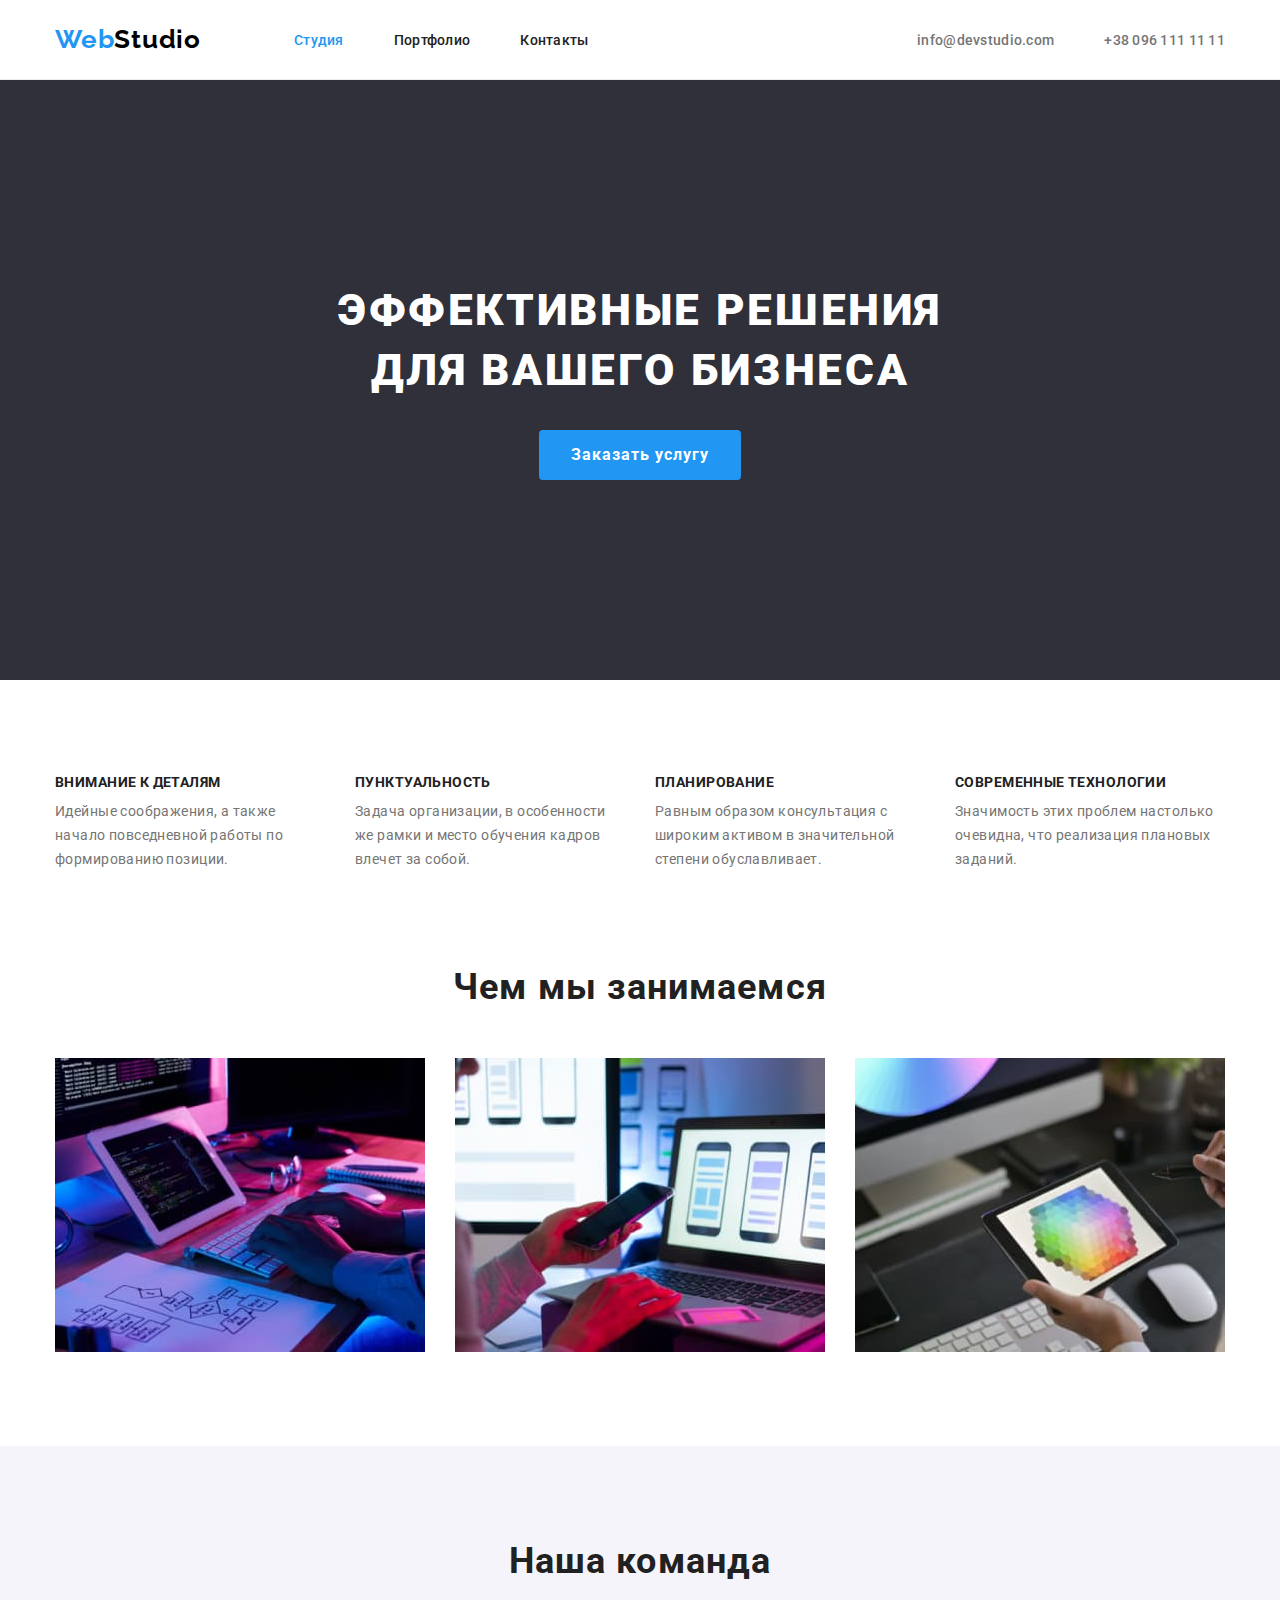
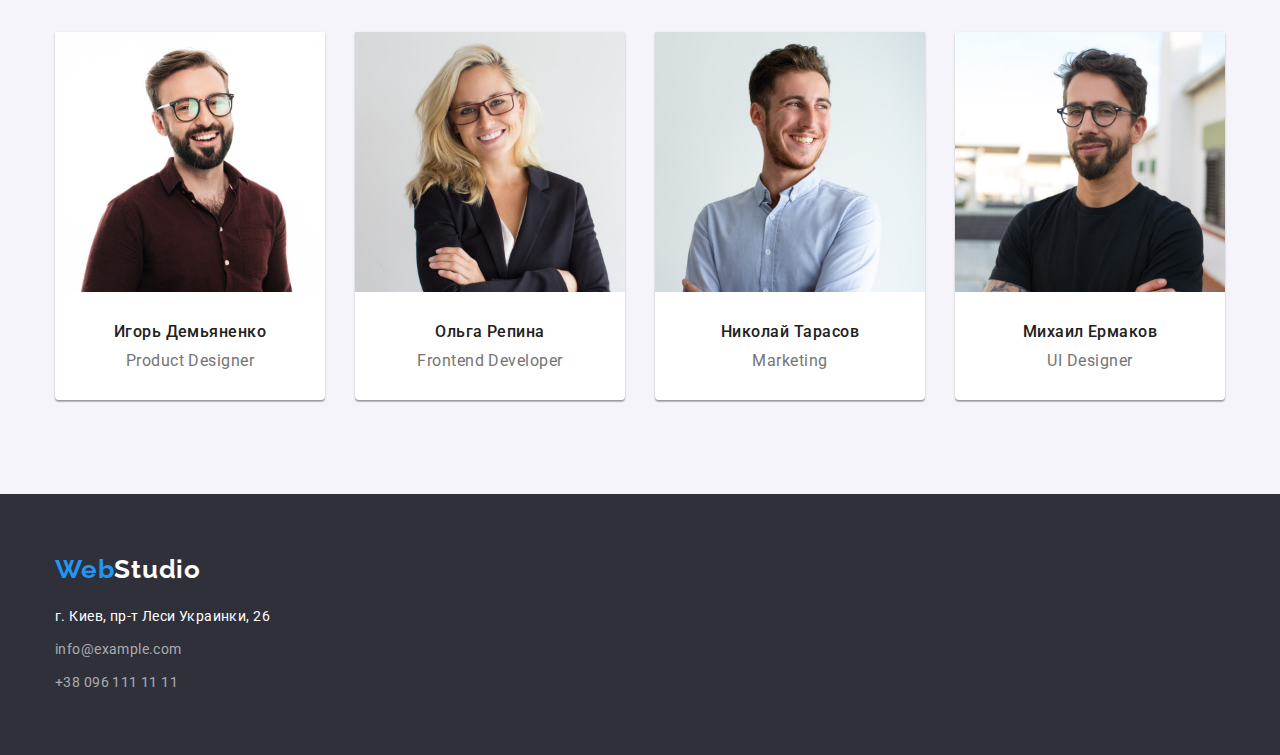
<file: index.html>
<!DOCTYPE html>
<html lang="ru">
    <head>
        <meta charset="UTF-8" />
        <meta http-equiv="X-UA-Compatible" content="IE=edge" />
        <meta name="viewport" content="width=device-width, initial-scale=1.0" />
        <title>Студия</title>
        <link rel="preconnect" href="https://fonts.gstatic.com" />
        <link
            href="https://fonts.googleapis.com/css2?family=Raleway:wght@700&family=Roboto:wght@400;500;700;900&display=swap"
            rel="stylesheet"
        />
        <link
            rel="stylesheet"
            href="https://cdnjs.cloudflare.com/ajax/libs/modern-normalize/1.0.0/modern-normalize.min.css"
        />
        <link rel="stylesheet" href="./css/styles.css" />
    </head>

    <body>
        <header class="header">
            <div class="container">
                <nav class="navigation">
                    <a href="/" class="logo">Web<span class="studio">Studio</span></a>
                    <ul class="site-nav">
                        <li class="site-nav-item">
                            <a href="./index.html" class="link current">Студия</a>
                        </li>
                        <li class="site-nav-item">
                            <a href="./portfolio.html" class="link">Портфолио</a>
                        </li>
                        <li class="site-nav-item"><a href="#" class="link">Контакты</a></li>
                    </ul>
                </nav>
                <ul class="contacts">
                    <li class="contacts-item">
                        <a href="mailto:info@devstudio.com" class="link">info@devstudio.com</a>
                    </li>
                    <li class="contacts-item">
                        <a href="tel:+380961111111" class="link">+38 096 111 11 11</a>
                    </li>
                </ul>
            </div>
        </header>

        <main>
            <section class="section hero">
                <div class="container">
                    <h1 class="title">Эффективные решения для вашего бизнеса</h1>
                    <button type="button" class="button">Заказать услугу</button>
                </div>
            </section>
            <section class="section advantages">
                <div class="container">
                    <h2 class="advantages-title">Главные преимущества</h2>
                    <ul class="advantages-list">
                        <li class="advantages-list-item">
                            <h3 class="title">Внимание к деталям</h3>
                            <p class="content">
                                Идейные соображения, а также начало повседневной работы по
                                формированию позиции.
                            </p>
                        </li>
                        <li class="advantages-list-item">
                            <h3 class="title">Пунктуальность</h3>
                            <p class="content">
                                Задача организации, в особенности же рамки и место обучения кадров
                                влечет за собой.
                            </p>
                        </li>
                        <li class="advantages-list-item">
                            <h3 class="title">Планирование</h3>
                            <p class="content">
                                Равным образом консультация с широким активом в значительной степени
                                обуславливает.
                            </p>
                        </li>
                        <li class="advantages-list-item">
                            <h3 class="title">Современные технологии</h3>
                            <p class="content">
                                Значимость этих проблем настолько очевидна, что реализация плановых
                                заданий.
                            </p>
                        </li>
                    </ul>
                </div>
            </section>
            <section class="section activities">
                <div class="container">
                    <h2 class="activities-title">Чем мы занимаемся</h2>
                    <ul class="activities-list">
                        <li class="activities-list-item">
                            <img
                                class="activities-list-item-img"
                                src="./images/boxone.jpg"
                                width="370"
                                alt="рабочий стол с планшетом"
                            />
                        </li>
                        <li class="activities-list-item">
                            <img
                                class="activities-list-item-img"
                                src="./images/boxtwo.jpg"
                                width="370"
                                alt="ноутбук и смартфон"
                            />
                        </li>
                        <li class="activities-list-item">
                            <img
                                class="activities-list-item-img"
                                src="./images/boxthree.jpg"
                                width="370"
                                alt="планшет и градиент"
                                class="activities-list-item-img"
                            />
                        </li>
                    </ul>
                </div>
            </section>
            <section class="section team">
                <div class="container">
                    <h2 class="team-title">Наша команда</h2>
                    <ul class="team-list">
                        <li class="team-list-item">
                            <img
                                class="team-list-item-img"
                                src="./images/igor.jpg"
                                width="270"
                                alt="продуктовый дизайнер Игорь"
                            />
                            <h3 class="title">Игорь Демьяненко</h3>
                            <p class="content">Product Designer</p>
                        </li>
                        <li class="team-list-item">
                            <img
                                class="team-list-item-img"
                                src="./images/olga.jpg"
                                width="270"
                                alt="фронтенд Ольга"
                            />
                            <h3 class="title">Ольга Репина</h3>
                            <p class="content">Frontend Developer</p>
                        </li>
                        <li class="team-list-item">
                            <img
                                class="team-list-item-img"
                                src="./images/nikolai.jpg"
                                width="270"
                                alt="маркетолог Николай"
                            />
                            <h3 class="title">Николай Тарасов</h3>
                            <p class="content">Marketing</p>
                        </li>
                        <li class="team-list-item">
                            <img
                                class="team-list-item-img"
                                src="./images/mihail.jpg"
                                width="270"
                                alt="юи дизайнер Михаил"
                            />
                            <h3 class="title">Михаил Ермаков</h3>
                            <p class="content">UI Designer</p>
                        </li>
                    </ul>
                </div>
            </section>
        </main>

        <footer class="footer">
            <div class="container">
                <a href="/" class="logo">Web<span class="studio">Studio</span></a>
                <address class="address">
                    <ul class="address-list">
                        <li class="address-list-item">
                            <a href="#" class="map">г. Киев, пр-т Леси Украинки, 26</a>
                        </li>
                        <li class="address-list-item">
                            <a href="mailto:info@example.com" class="link">info@example.com</a>
                        </li>
                        <li class="address-list-item">
                            <a href="tel:+380961111111" class="link">+38 096 111 11 11</a>
                        </li>
                    </ul>
                </address>
            </div>
        </footer>
    </body>
</html>
</file>
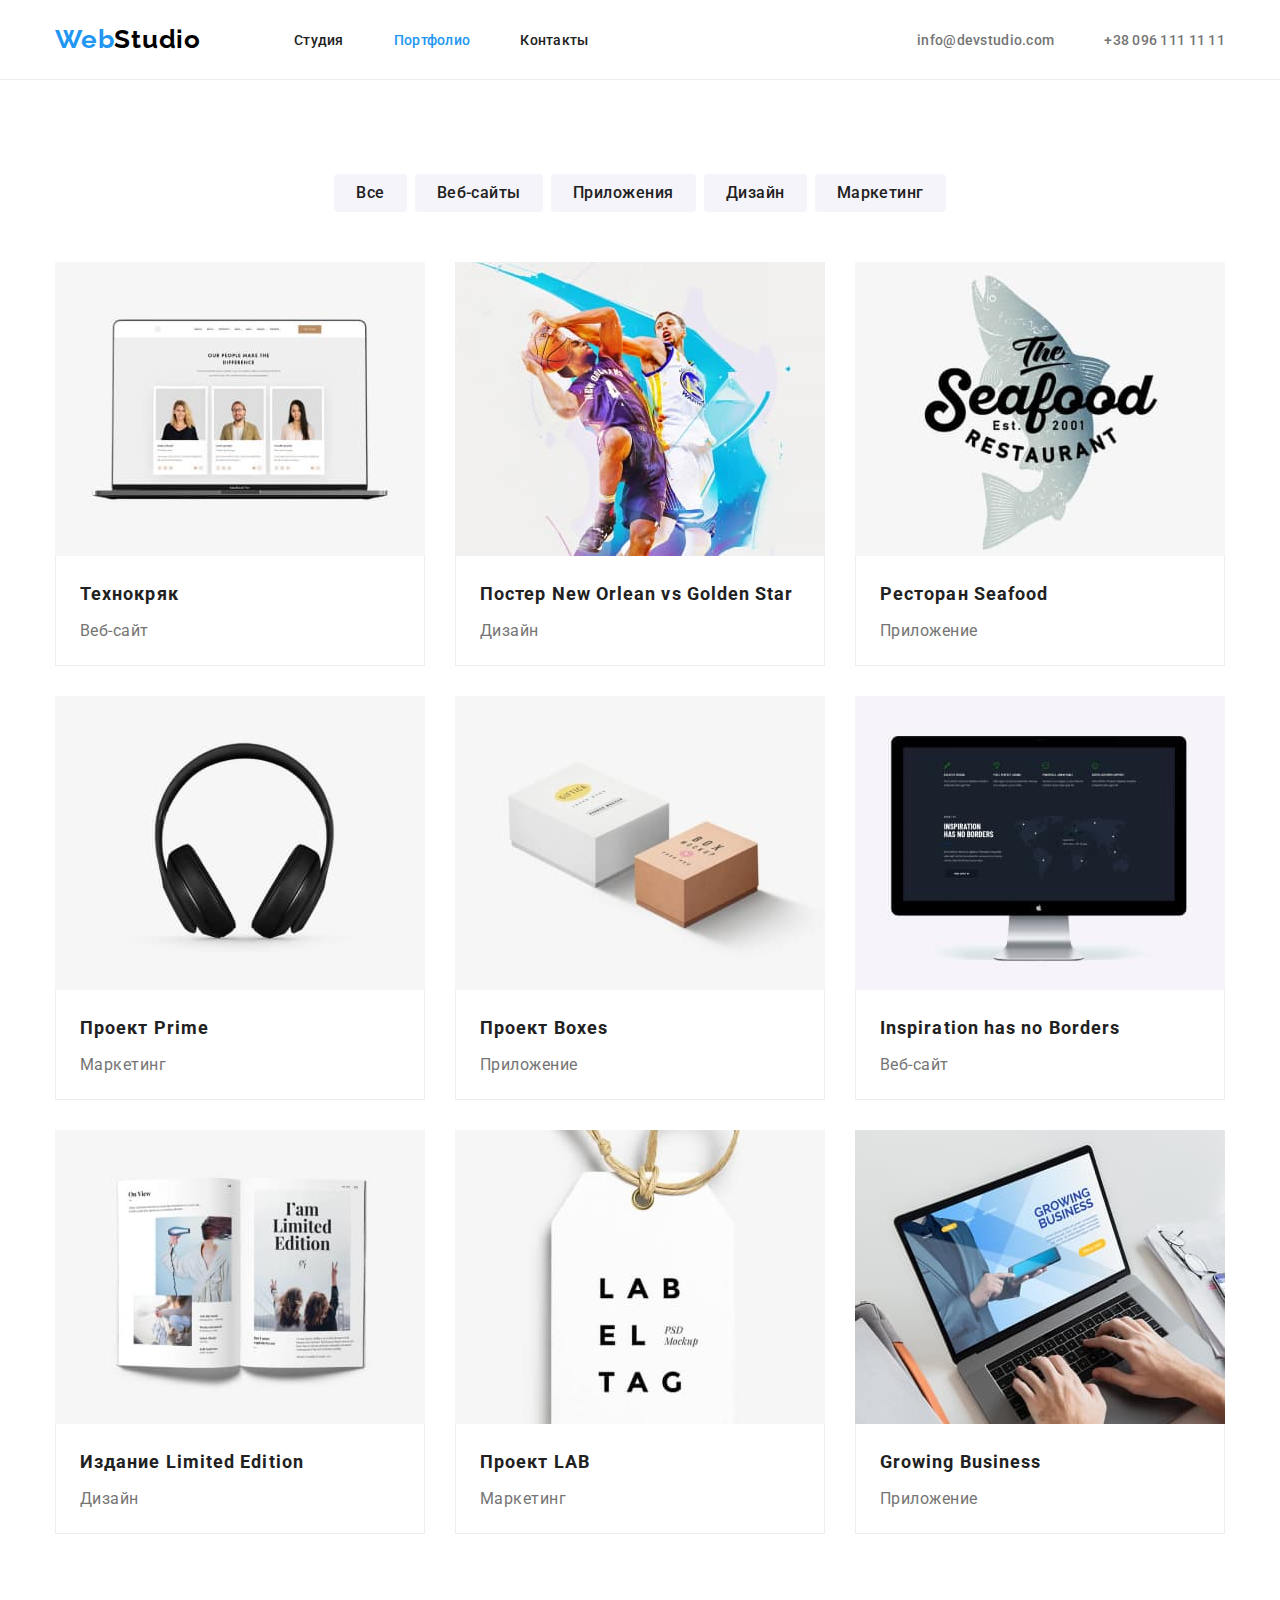
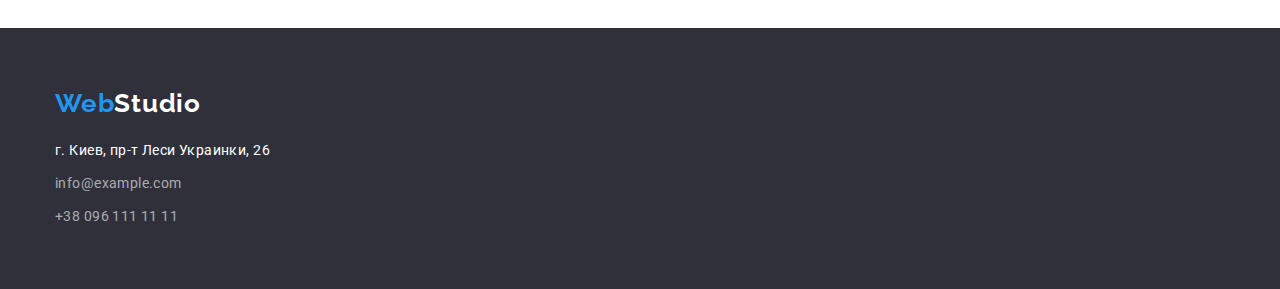
<file: portfolio.html>
<!DOCTYPE html>
<html lang="ru">
    <head>
        <meta charset="UTF-8" />
        <meta http-equiv="X-UA-Compatible" content="IE=edge" />
        <meta name="viewport" content="width=device-width, initial-scale=1.0" />
        <title>Портфолио</title>
        <link rel="preconnect" href="https://fonts.gstatic.com" />
        <link
            href="https://fonts.googleapis.com/css2?family=Raleway:wght@700&family=Roboto:wght@400;500;700;900&display=swap"
            rel="stylesheet"
        />
        <link
            rel="stylesheet"
            href="https://cdnjs.cloudflare.com/ajax/libs/modern-normalize/1.0.0/modern-normalize.min.css"
        />
        <link rel="stylesheet" href="./css/styles.css" />
    </head>

    <body>
        <header class="header">
            <div class="container">
                <nav class="navigation">
                    <a href="/" class="logo">Web<span class="studio">Studio</span></a>
                    <ul class="site-nav">
                        <li class="site-nav-item">
                            <a href="./index.html" class="link">Студия</a>
                        </li>
                        <li class="site-nav-item">
                            <a href="./portfolio.html" class="link current">Портфолио</a>
                        </li>
                        <li class="site-nav-item"><a href="#" class="link">Контакты</a></li>
                    </ul>
                </nav>
                <ul class="contacts">
                    <li class="contacts-item">
                        <a href="mailto:info@devstudio.com" class="link">info@devstudio.com</a>
                    </li>
                    <li class="contacts-item">
                        <a href="tel:+380961111111" class="link">+38 096 111 11 11</a>
                    </li>
                </ul>
            </div>
        </header>

        <main>
            <h1 class="portfolio-title">портфолио компании</h1>
            <section class="section">
                <div class="container">
                    <h2 class="filter-title">фильтр и проекты</h2>
                    <ul class="filter-button-list">
                        <li class="filter-button-list-item">
                            <button type="button" class="button">Все</button>
                        </li>
                        <li class="filter-button-list-item">
                            <button type="button" class="button">Веб-сайты</button>
                        </li>
                        <li class="filter-button-list-item">
                            <button type="button" class="button">Приложения</button>
                        </li>
                        <li class="filter-button-list-item">
                            <button type="button" class="button">Дизайн</button>
                        </li>
                        <li class="filter-button-list-item">
                            <button type="button" class="button">Маркетинг</button>
                        </li>
                    </ul>

                    <ul class="examples-list">
                        <li class="examples-list-item">
                            <article class="examples-card">
                                <div class="examples-card-pic">
                                    <img src="./images/technokriak.jpg" width="370" alt="ноутбук" />
                                </div>

                                <div class="examples-card-content">
                                    <h3 class="title">Технокряк</h3>
                                    <p class="content">Веб-сайт</p>
                                </div>
                            </article>
                        </li>
                        <li class="examples-list-item">
                            <article class="examples-card">
                                <div class="examples-card-pic">
                                    <img
                                        src="./images/poster.jpg"
                                        width="370"
                                        alt="баскетболисты"
                                    />
                                </div>

                                <div class="examples-card-content">
                                    <h3 class="title">Постер New Orlean vs Golden Star</h3>
                                    <p class="content">Дизайн</p>
                                </div>
                            </article>
                        </li>
                        <li class="examples-list-item">
                            <article class="examples-card">
                                <div class="examples-card-pic">
                                    <img
                                        src="./images/seafood.jpg"
                                        width="370"
                                        alt="лого ресторана"
                                    />
                                </div>

                                <div class="examples-card-content">
                                    <h3 class="title">Ресторан Seafood</h3>
                                    <p class="content">Приложение</p>
                                </div>
                            </article>
                        </li>
                        <li class="examples-list-item">
                            <article class="examples-card">
                                <div class="examples-card-pic">
                                    <img src="./images/prime.jpg" width="370" alt="наушники" />
                                </div>

                                <div class="examples-card-content">
                                    <h3 class="title">Проект Prime</h3>
                                    <p class="content">Маркетинг</p>
                                </div>
                            </article>
                        </li>
                        <li class="examples-list-item">
                            <article class="examples-card">
                                <div class="examples-card-pic">
                                    <img src="./images/boxes.jpg" width="370" alt="коробки" />
                                </div>

                                <div class="examples-card-content">
                                    <h3 class="title">Проект Boxes</h3>
                                    <p class="content">Приложение</p>
                                </div>
                            </article>
                        </li>
                        <li class="examples-list-item">
                            <article class="examples-card">
                                <div class="examples-card-pic">
                                    <img src="./images/noborders.jpg" width="370" alt="монитор" />
                                </div>

                                <div class="examples-card-content">
                                    <h3 class="title">Inspiration has no Borders</h3>
                                    <p class="content">Веб-сайт</p>
                                </div>
                            </article>
                        </li>
                        <li class="examples-list-item">
                            <article class="examples-card">
                                <div class="examples-card-pic">
                                    <img src="./images/limiteded.jpg" width="370" alt="книжка" />
                                </div>

                                <div class="examples-card-content">
                                    <h3 class="title">Издание Limited Edition</h3>
                                    <p class="content">Дизайн</p>
                                </div>
                            </article>
                        </li>
                        <li class="examples-list-item">
                            <article class="examples-card">
                                <div class="examples-card-pic">
                                    <img src="./images/lab.jpg" width="370" alt="бирка" />
                                </div>

                                <div class="examples-card-content">
                                    <h3 class="title">Проект LAB</h3>
                                    <p class="content">Маркетинг</p>
                                </div>
                            </article>
                        </li>
                        <li class="examples-list-item">
                            <article class="examples-card">
                                <div class="examples-card-pic">
                                    <img
                                        src="./images/growingb.jpg"
                                        width="370"
                                        alt="работа с ноутбуком"
                                    />
                                </div>

                                <div class="examples-card-content">
                                    <h3 class="title">Growing Business</h3>
                                    <p class="content">Приложение</p>
                                </div>
                            </article>
                        </li>
                    </ul>
                </div>
            </section>
        </main>

        <footer class="footer">
            <div class="container">
                <a href="/" class="logo">Web<span class="studio">Studio</span></a>
                <address class="address">
                    <ul class="address-list">
                        <li class="address-list-item">
                            <a href="#" class="map">г. Киев, пр-т Леси Украинки, 26</a>
                        </li>
                        <li class="address-list-item">
                            <a href="mailto:info@example.com" class="link">info@example.com</a>
                        </li>
                        <li class="address-list-item">
                            <a href="tel:+380961111111" class="link">+38 096 111 11 11</a>
                        </li>
                    </ul>
                </address>
            </div>
        </footer>
    </body>
</html>
</file>
<file: css/styles.css>
:root {
    --primary-text-color: #212121;
    --secondary-text-color: #757575;
    --third-color: #ffffff;
    --focus-color: #2196f3;
    --hero-bcg: #2f303a;
    --footer-bcg: #2f303a;
    --studio-text-color: #000000;
    --contacts-text-color: #757575;
    --footer-contact: rgba(255, 255, 255, 0.6);
    --filter-button-color: #f5f4fa;
    --examples-card-border: #eeeeee;
}

/* глобальные стили */
body {
    font-family: 'Roboto', sans-serif;
    font-style: normal;
    color: var(--primary-text-color);
    background-color: var(--third-color);
}

ul,
p,
h1,
h2,
h3 {
    margin: 0;
    padding: 0;
    list-style: none;
}

.container {
    width: 1200px;
    margin: 0 auto;
    padding: 0 15px;
    /* outline: 1px solid red; */
}

.section {
    padding-top: 94px;
    padding-bottom: 94px;
}
/* глобальные стили */

/* стили для header */
.header {
    border-bottom: 1px solid #ececec;
}

.header .container {
    display: flex;
    justify-content: space-between;
    align-items: center;
}

.navigation {
    display: flex;
}

.logo {
    display: block;
    font-family: Raleway;
    font-style: normal;
    font-weight: bold;
    font-size: 26px;
    line-height: 1.192;
    letter-spacing: 0.03em;
    color: var(--focus-color);
    text-decoration: none;
}

.header .logo {
    padding-top: 24px;
    padding-bottom: 24px;
    margin-right: 93px;
}

.header .studio {
    color: var(--studio-text-color);
}

.site-nav {
    display: flex;
}

.site-nav .link {
    display: block;
    font-weight: 500;
    font-size: 14px;
    line-height: 1.143;
    letter-spacing: 0.02em;
    color: var(--primary-text-color);
    text-decoration: none;
    padding-top: 32px;
    padding-bottom: 31px;
}

.site-nav-item:not(:last-child) {
    margin-right: 50px;
}

.site-nav .current {
    color: var(--focus-color);
}

.site-nav .link:hover,
.site-nav .link:focus {
    color: var(--focus-color);
}

.contacts {
    display: flex;
    align-items: center;
}

.contacts-item:not(:last-child) {
    margin-right: 50px;
}

.contacts .link {
    display: block;
    font-weight: 500;
    font-size: 14px;
    line-height: 1.143;
    letter-spacing: 0.02em;
    color: var(--contacts-text-color);
    text-decoration: none;
    padding-top: 32px;
    padding-bottom: 31px;
}

.contacts .link:hover,
.contacts .link:focus {
    color: var(--focus-color);
}
/* стили для header */

/* стили для footer */
.footer {
    background-color: var(--footer-bcg);
    padding-top: 60px;
    padding-bottom: 60px;
}

.footer .studio {
    color: var(--third-color);
}

.footer .logo {
    display: inline-block;
    margin-bottom: 20px;
}

.address {
    font-style: normal;
    font-weight: normal;
    font-size: 14px;
    line-height: 1.714;
    letter-spacing: 0.03em;
}

.address-list-item .map {
    color: var(--third-color);
    text-decoration: none;
}

.address-list-item .map:hover,
.address-list-item .map:focus {
    color: var(--focus-color);
}

.address-list-item .link {
    color: var(--footer-contact);
    text-decoration: none;
}

.address-list-item .link:hover,
.address-list-item .link:focus {
    color: var(--focus-color);
}

.address-list-item:not(:last-child) {
    margin-bottom: 9px;
}
/* стили для footer */

/* стили index.html main  */
/* hero section */
.section.hero {
    padding-top: 200px;
    padding-bottom: 200px;
}

.hero {
    background-color: var(--hero-bcg);
}

.hero .title {
    color: var(--third-color);
    font-weight: 900;
    font-size: 44px;
    line-height: 1.364;
    letter-spacing: 0.06em;
    text-transform: uppercase;
    text-align: center;

    width: 696px;
    margin: 0 auto 30px;
}

.button {
    font-style: normal;
    background: var(--focus-color);
    color: var(--third-color);
    font-weight: 700;
    font-size: 16px;
    line-height: 1.875;
    display: block;
    letter-spacing: 0.06em;

    border: none;
    border-radius: 4px;
    padding: 10px 32px;
    margin: 0 auto;
}

.button:hover,
.button:focus {
    cursor: pointer;
    background: #188ce8;
}
/* hero section */

/* advantages section */
/* общий стиль скрытых заголовков "Главные преимущества", "портфолио компании" и "фильтр и проекты"  */
.advantages-title,
.portfolio-title,
.filter-title {
    font-size: 0;
    text-align: center;
}
/* общий стиль скрытых заголовков "Главные преимущества", "портфолио компании" и "фильтр и проекты"  */

.advantages-list {
    display: flex;
}

.advantages-list-item {
    flex-basis: calc((100% - 90px) / 4);
}

.advantages-list-item:not(:nth-child(4n)) {
    margin-right: 30px;
}

.advantages-list-item > .title {
    font-weight: 700;
    font-size: 14px;
    line-height: 1.143;
    letter-spacing: 0.03em;
    text-transform: uppercase;

    margin-bottom: 10px;
}

.advantages-list-item > .content {
    font-size: 14px;
    line-height: 1.714;
    letter-spacing: 0.03em;
    color: var(--contacts-text-color);
}
/* advantages section */

/* activities section */
.section.activities {
    padding-top: 0;
}

/* общие стили заголовков для секций activities и team */
.activities-title,
.team-title {
    font-weight: 700;
    font-size: 36px;
    line-height: 1.167;
    letter-spacing: 0.03em;
    text-align: center;
    margin-bottom: 50px;
}
/* общие стили заголовков для секций activities и team */

.activities-list {
    display: flex;
}

.activities-list-item {
    flex-basis: calc((100% - 60px) / 3);
}

.activities-list-item:not(:last-child) {
    margin-right: 30px;
}

.activities-list-item-img {
    display: block;
    max-width: 100%;
}
/* activities section */

/* team section */
.team {
    background-color: var(--filter-button-color);
}

.team-list {
    display: flex;
}

.team-list-item {
    flex-basis: calc((100% - 90px) / 4);
    background-color: var(--third-color);
    box-shadow: 0px 1px 3px rgba(0, 0, 0, 0.12), 0px 1px 1px rgba(0, 0, 0, 0.14),
        0px 2px 1px rgba(0, 0, 0, 0.2);
    border-radius: 0px 0px 4px 4px;
    padding-bottom: 30px;
}

.team-list-item:not(:last-child) {
    margin-right: 30px;
}

.team-list-item-img {
    display: block;
    max-width: 100%;
    margin-bottom: 30px;
}

.team-list-item .title {
    font-weight: 500;
    font-size: 16px;
    line-height: 1.188;
    letter-spacing: 0.03em;
    text-align: center;
    margin-bottom: 10px;
}

.team-list-item .content {
    font-size: 16px;
    line-height: 1.188;
    letter-spacing: 0.03em;
    color: var(--contacts-text-color);
    text-align: center;
}
/* team section */
/* стили index.html main  */

/* стили для portofolio.html main */
/* filter-button-list */
.filter-button-list {
    display: flex;
    justify-content: center;
    margin-bottom: 50px;
}

.filter-button-list-item:not(:last-child) {
    margin-right: 8px;
}

.filter-button-list-item .button {
    background: var(--filter-button-color);
    color: var(--primary-text-color);
    font-weight: 500;
    line-height: 1.625;
    letter-spacing: 0.03em;
    padding: 6px 22px;
}

.filter-button-list-item .button:hover,
.filter-button-list-item .button:focus {
    background: var(--focus-color);
    color: var(--third-color);
}
/* filter-button-list */

/* examples-list */
.examples-list {
    display: flex;
    flex-wrap: wrap;

    margin-left: -30px;
    margin-top: -30px;
}

.examples-list-item {
    flex-basis: calc(100% / 3 -30px);
    margin-left: 30px;
    margin-top: 30px;
}

.examples-card-pic > img {
    display: block;
    max-width: 100%;
}

.examples-card-content {
    padding: 20px 24px 19px;
    border-left: 1px solid var(--examples-card-border);
    border-right: 1px solid var(--examples-card-border);
    border-bottom: 1px solid var(--examples-card-border);
}

.examples-card-content .title {
    font-weight: 700;
    font-size: 18px;
    line-height: 2;
    letter-spacing: 0.06em;

    margin-bottom: 4px;
}

.examples-card-content .content {
    font-size: 16px;
    line-height: 1.875;
    letter-spacing: 0.03em;
    color: var(--contacts-text-color);
}
/* examples-list */
/* стили для portofolio.html main */
</file>
